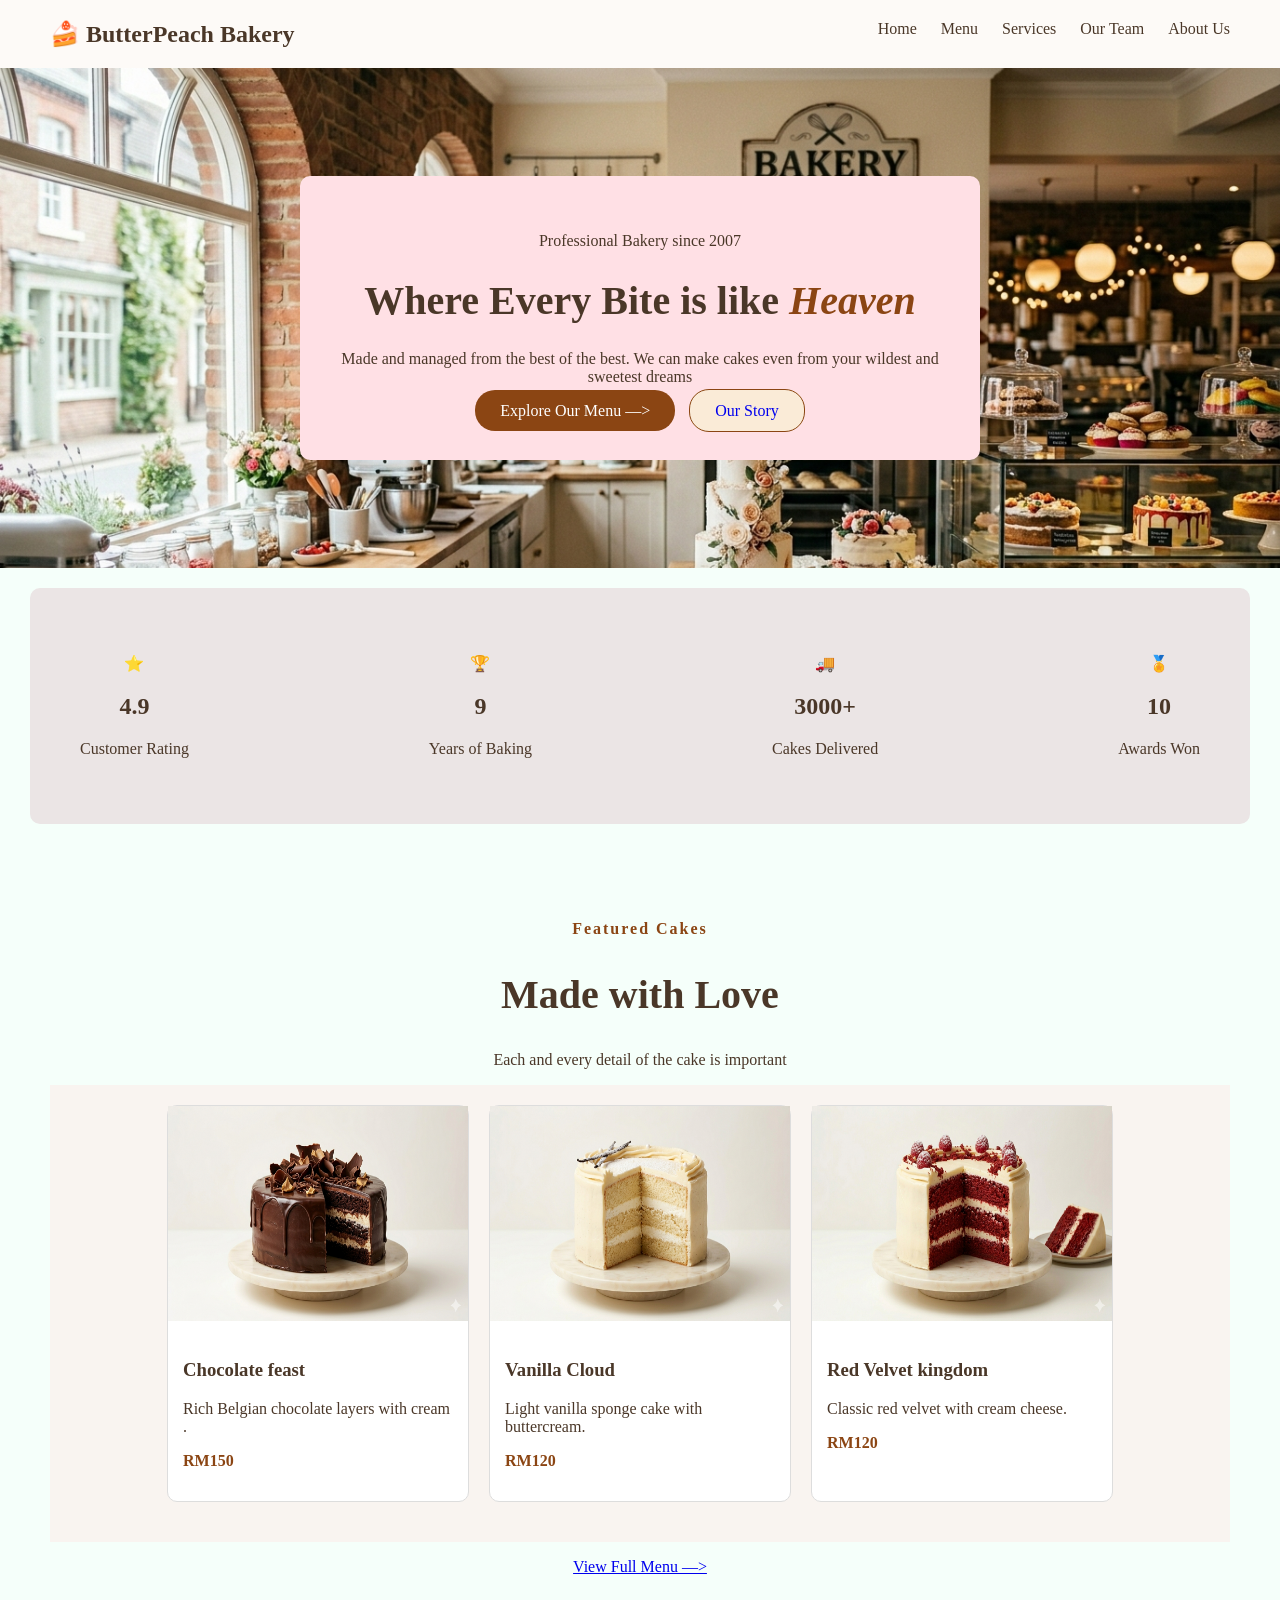
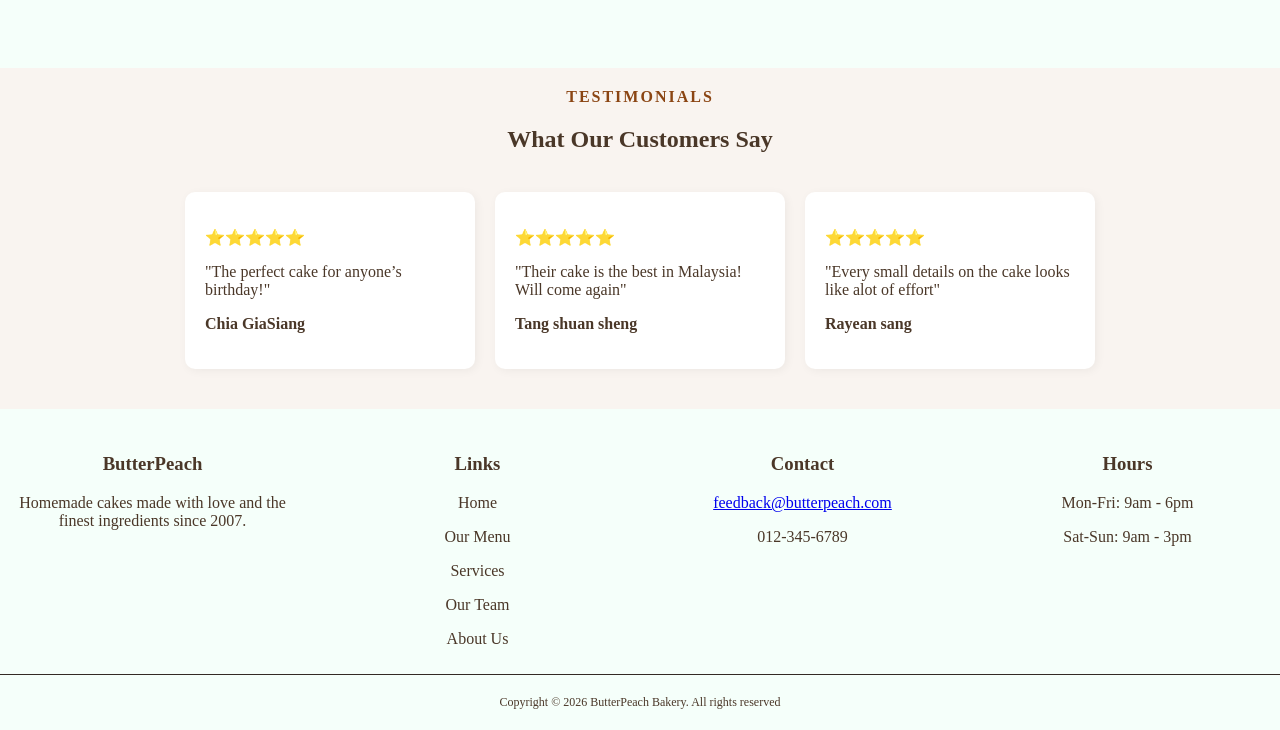
<file: index.html>
<!DOCTYPE html>
<html lang="en">
<head>
    <meta charset="UTF-8">
    <title>ButterPeach Bakery Home</title>
    <link rel="stylesheet" href="style.css">
</head>
<body>
    <div class="wrapper">

    <div class="navArea">
        <div class="logo">🍰 ButterPeach Bakery</div>
        <nav>
            <a href="index.html">Home</a>
            <a href="menu.html">Menu</a>
            <a href="service.html">Services</a>
            <a href="team.html">Our Team</a>
            <a href="about.html">About Us</a>
        </nav>
    </div>

    <div class="box">
        <div class="textbox1">
            <p>Professional Bakery since 2007</p>
            <h1>Where Every Bite is like <strong>Heaven</strong></h1>
            <p>Made and managed from the best of the best. We can make cakes even from your wildest and sweetest dreams</p>
            <div class="button">
                <a href="menu.html" class="brown">Explore Our Menu &mdash;></a>
                <a href="about.html" class="otherB">Our Story</a>
            </div>
        </div>
    </div>

    <div class="feats">
        <div class="featbox">
            <p class="icon">⭐</p>
            <h2>4.9</h2>
            <p>Customer Rating</p>
        </div>
        <div class="featbox">
            <p class="icon">🏆</p>
            <h2>9</h2>
            <p>Years of Baking</p>
        </div>
        <div class="featbox">
            <p class="icon">🚚</p>
            <h2>3000+</h2>
            <p>Cakes Delivered</p>
        </div>
        <div class="featbox">
            <p class="icon">🏅</p>
            <h2>10</h2>
            <p>Awards Won</p>
        </div>
    </div>

    <div class="featured-cakes">
        <p class="featured">Featured Cakes</p>
        <h2>Made with Love</h2>
        <p>Each and every detail of the cake is important</p>
        
        <div class="container">
            <div class="cake">
                <img src="image/choco.png" alt="Chocolate Cake Image">
                <div class="cakeInfo">
                    <h3>Chocolate feast</h3>
                    <p>Rich Belgian chocolate layers with cream .</p>
                    <p class="price">RM150</p>
                </div>
            </div>
            <div class="cake">
                <img src="image/vanilla.png" alt="Vanilla Cake Image">
                <div class="cakeInfo">
                    <h3>Vanilla Cloud</h3>
                    <p>Light vanilla sponge cake with buttercream.</p>
                    <p class="price">RM120</p>
                </div>
            </div>
            <div class="cake">
                <img src="image/velvet.png" alt="Red Velvet Cake Image">
                <div class="cakeInfo">
                    <h3>Red Velvet kingdom</h3>
                    <p>Classic red velvet with cream cheese.</p>
                    <p class="price">RM120</p>
                </div>
            </div>
        </div>
        <p><a href="menu.html">View Full Menu &mdash;> </a></p>
    </div>

    <div class="testimonials">
        <p class="featured">TESTIMONIALS</p>
        <h2>What Our Customers Say</h2>
        <div class="container">
            <div class="review">
                <p>⭐⭐⭐⭐⭐</p>
                <p>"The perfect cake for anyone&rsquo;s birthday!"</p>
                <p><strong>Chia GiaSiang</strong></p>
            </div>
            <div class="review">
                <p>⭐⭐⭐⭐⭐</p>
                <p>"Their cake is the best in Malaysia! Will come again"</p>
                <p><strong>Tang shuan sheng</strong></p>
            </div>
            <div class="review">
                <p>⭐⭐⭐⭐⭐</p>
                <p>"Every small details on the cake looks like alot of effort"</p>
                <p><strong>Rayean sang</strong></p>
            </div>
        </div>
    </div>

    <footer>
        <div class="container2">
            <div class="footerBox">
                <h3>ButterPeach</h3>
                <p>Homemade cakes made with love and the finest ingredients since 2007.</p>
            </div>
            <div class="footerBox">
                <h3>Links</h3>
                <p>Home</p>
                <p>Our Menu</p>
                <p>Services</p>
                <p>Our Team</p>
                <p>About Us</p>
            </div>
            <div class="footerBox">
                <h3>Contact</h3>
                <a href="mailto:(butterpeachbakery@gmail.com)">feedback@butterpeach.com</a>
                <p>012-345-6789</p>
            </div>
            <div class="footerBox">
                <h3>Hours</h3>
                <p>Mon-Fri: 9am - 6pm</p>
                <p>Sat-Sun: 9am - 3pm</p>
            </div>
        </div>
        <div class="copy">
            Copyright &copy; 2026 ButterPeach Bakery. All rights reserved
        </div>
    </footer>
    </div>

</body>
</html>
</file>
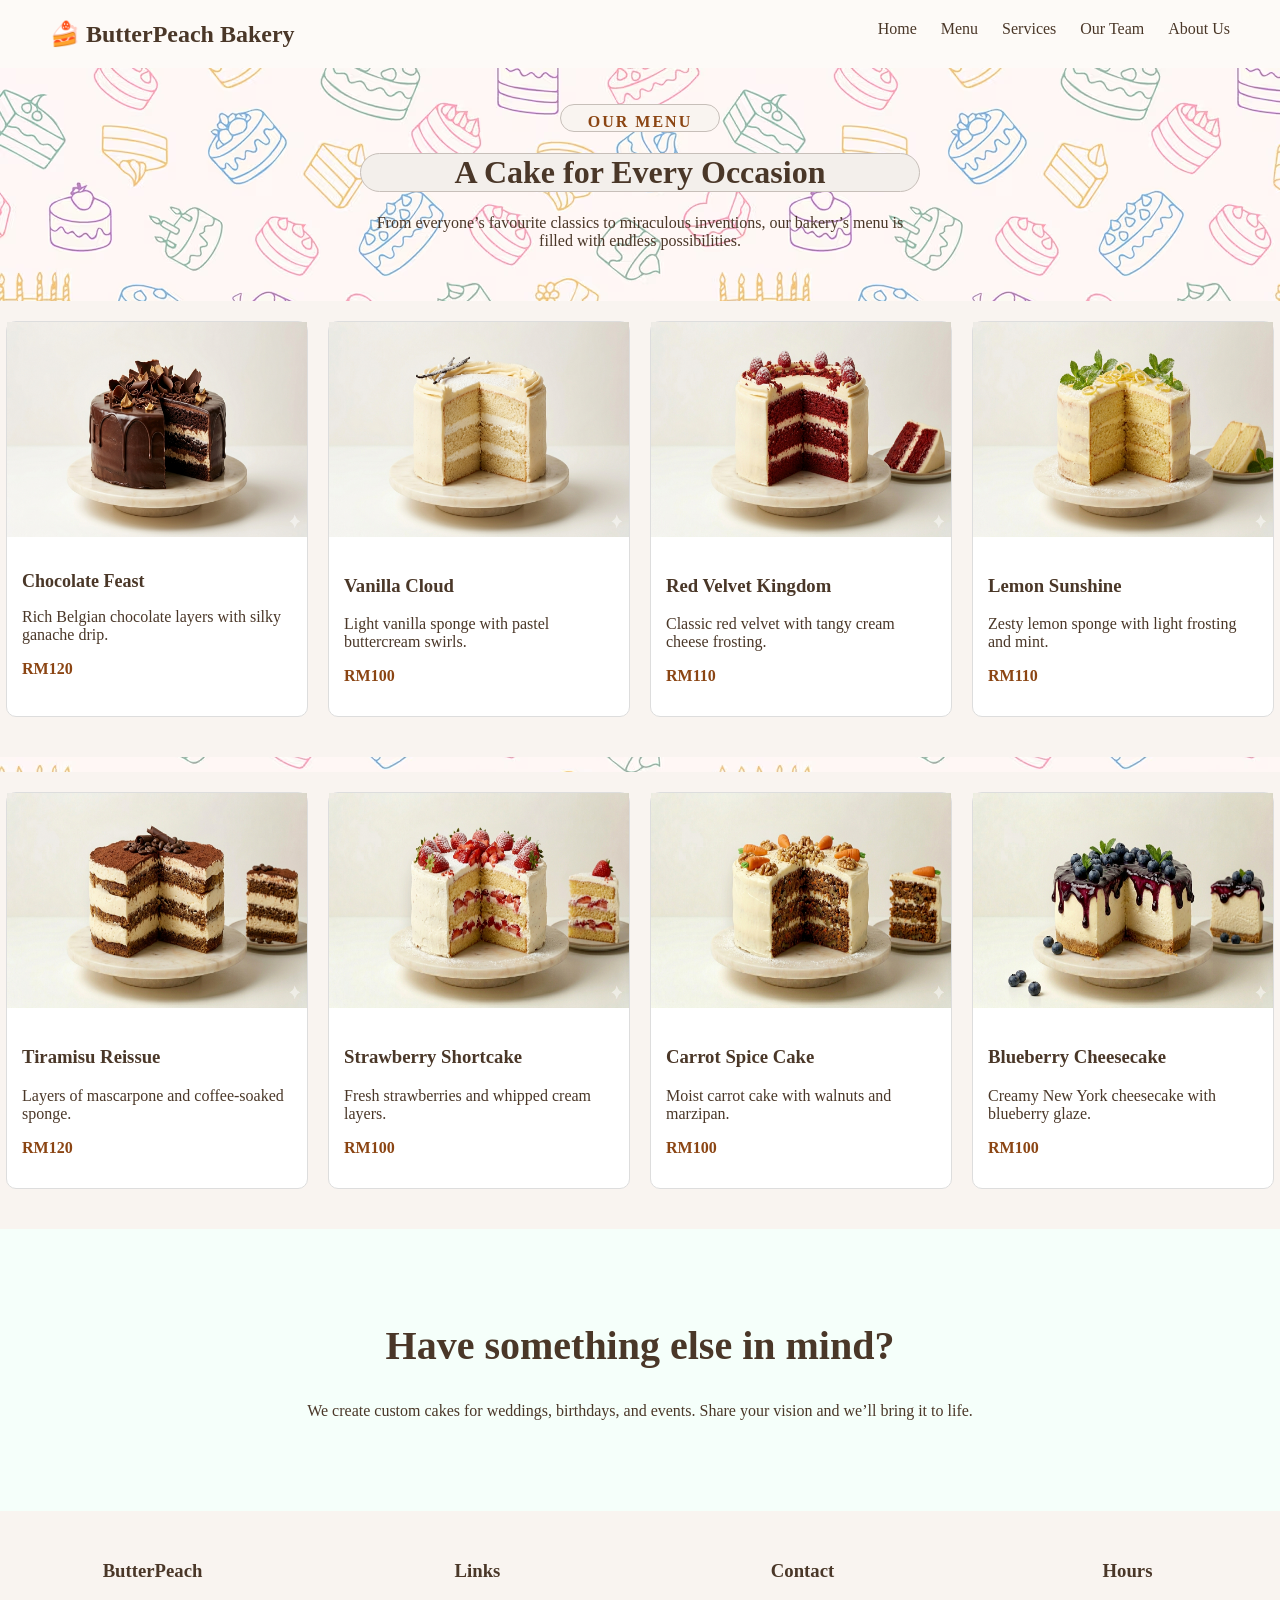
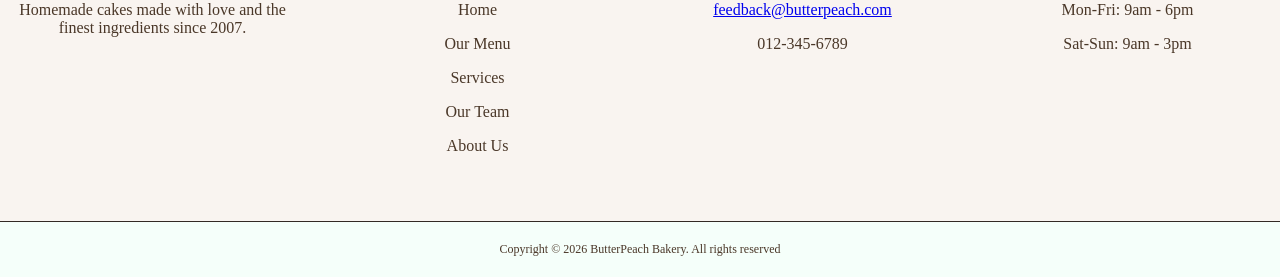
<file: menu.html>
<!DOCTYPE html>
<html lang="en">
<head>
    <meta charset="UTF-8">
    <title>ButterPeach Bakery Menu</title>
    <link rel="stylesheet" href="style.css">
</head>
<body>
    <div class="wrapper">

    <div class="navArea">
        <div class="logo">🍰 ButterPeach Bakery</div>
        <nav>
            <a href="index.html">Home</a>
            <a href="menu.html">Menu</a>
            <a href="service.html">Services</a>
            <a href="team.html">Our Team</a>
            <a href="about.html">About Us</a>
        </nav>
    </div>
    <div class="box2">
    <div class="cake-menu">
        <p class="featured2">OUR MENU</p>
        <h1>A Cake for Every Occasion</h1>
        <p>From everyone&rsquo;s favourite classics to miraculous inventions, our bakery&rsquo;s menu 
            is filled with endless possibilities.
        </p>
    </div>  

        <div class="container">
            <div class="cake">
                <img src="image/choco.png" alt="Chocolate Cake Image">
                <div class="cakeInfo">
                    <h2>Chocolate Feast</h2>
                    <p>Rich Belgian chocolate layers with silky ganache drip.</p>
                    <p class="price">RM120</p>
                </div>
            </div>
            <div class="cake">
                <img src="image/vanilla.png" alt="Vanilla Cake Image">
                <div class="cakeInfo">
                    <h3>Vanilla Cloud</h3>
                    <p>Light vanilla sponge with pastel buttercream swirls.</p>
                    <p class="price">RM100</p>
                </div>
            </div>
            <div class="cake">
                <img src="image/velvet.png" alt="Red Velvet Cake Image">
                <div class="cakeInfo">
                    <h3>Red Velvet Kingdom</h3>
                    <p>Classic red velvet with tangy cream cheese frosting.</p>
                    <p class="price">RM110</p>
                </div>
            </div>
            <div class="cake">
                <img src="image/lemon.png" alt="Lemon Cake Image">
                <div class="cakeInfo">
                    <h3>Lemon Sunshine</h3>
                    <p>Zesty lemon sponge with light frosting and mint.</p>
                    <p class="price">RM110</p>
                </div>
            </div>
        </div>

        <div class="container">
            <div class="cake">
                <img src="image/tiramisu.png" alt="Tiramisu Cake Image">
                <div class="cakeInfo">
                    <h3>Tiramisu Reissue</h3>
                    <p>Layers of mascarpone and coffee-soaked sponge.</p>
                    <p class="price">RM120</p>
                </div>
            </div>
            <div class="cake">
                <img src="image/strawberry.png" alt="Strawberry Shortcake Image">
                <div class="cakeInfo">
                    <h3>Strawberry Shortcake</h3>
                    <p>Fresh strawberries and whipped cream layers.</p>
                    <p class="price">RM100</p>
                </div>
            </div>
            <div class="cake">
                <img src="image/carrot.png" alt="Carrot Cake Image">
                <div class="cakeInfo">
                    <h3>Carrot Spice Cake</h3>
                    <p>Moist carrot cake with walnuts and marzipan.</p>
                    <p class="price">RM100</p>
                </div>
            </div>
            <div class="cake">
                <img src="image/blueberry.png" alt="Blueberry Cheesecake Image">
                <div class="cakeInfo">
                    <h3>Blueberry Cheesecake</h3>
                    <p>Creamy New York cheesecake with blueberry glaze.</p>
                    <p class="price">RM100</p>
                </div>
            </div>
        </div>
    </div>

    <div class="custom">
        <h2>Have something else in mind?</h2>
        <p>We create custom cakes for weddings, birthdays, and events. Share your vision and we&rsquo;ll bring it to life.</p>
    </div>

    <footer>
        <div class="container">
            <div class="footerBox">
                <h3>ButterPeach</h3>
                <p>Homemade cakes made with love and the finest ingredients since 2007.</p>
            </div>
            <div class="footerBox">
                <h3>Links</h3>
                <p>Home</p>
                <p>Our Menu</p>
                <p>Services</p>
                <p>Our Team</p>
                <p>About Us</p>
            </div>
            <div class="footerBox">
                <h3>Contact</h3>
                <a href="mailto:(butterpeachbakery@gmail.com)">feedback@butterpeach.com</a>
                <p>012-345-6789</p>
            </div>
            <div class="footerBox">
                <h3>Hours</h3>
                <p>Mon-Fri: 9am - 6pm</p>
                <p>Sat-Sun: 9am - 3pm</p>
            </div>
        </div>
        <div class="copy">
            Copyright &copy; 2026 ButterPeach Bakery. All rights reserved
        </div>
    </footer>
    </div>

</body>
</html>
</file>
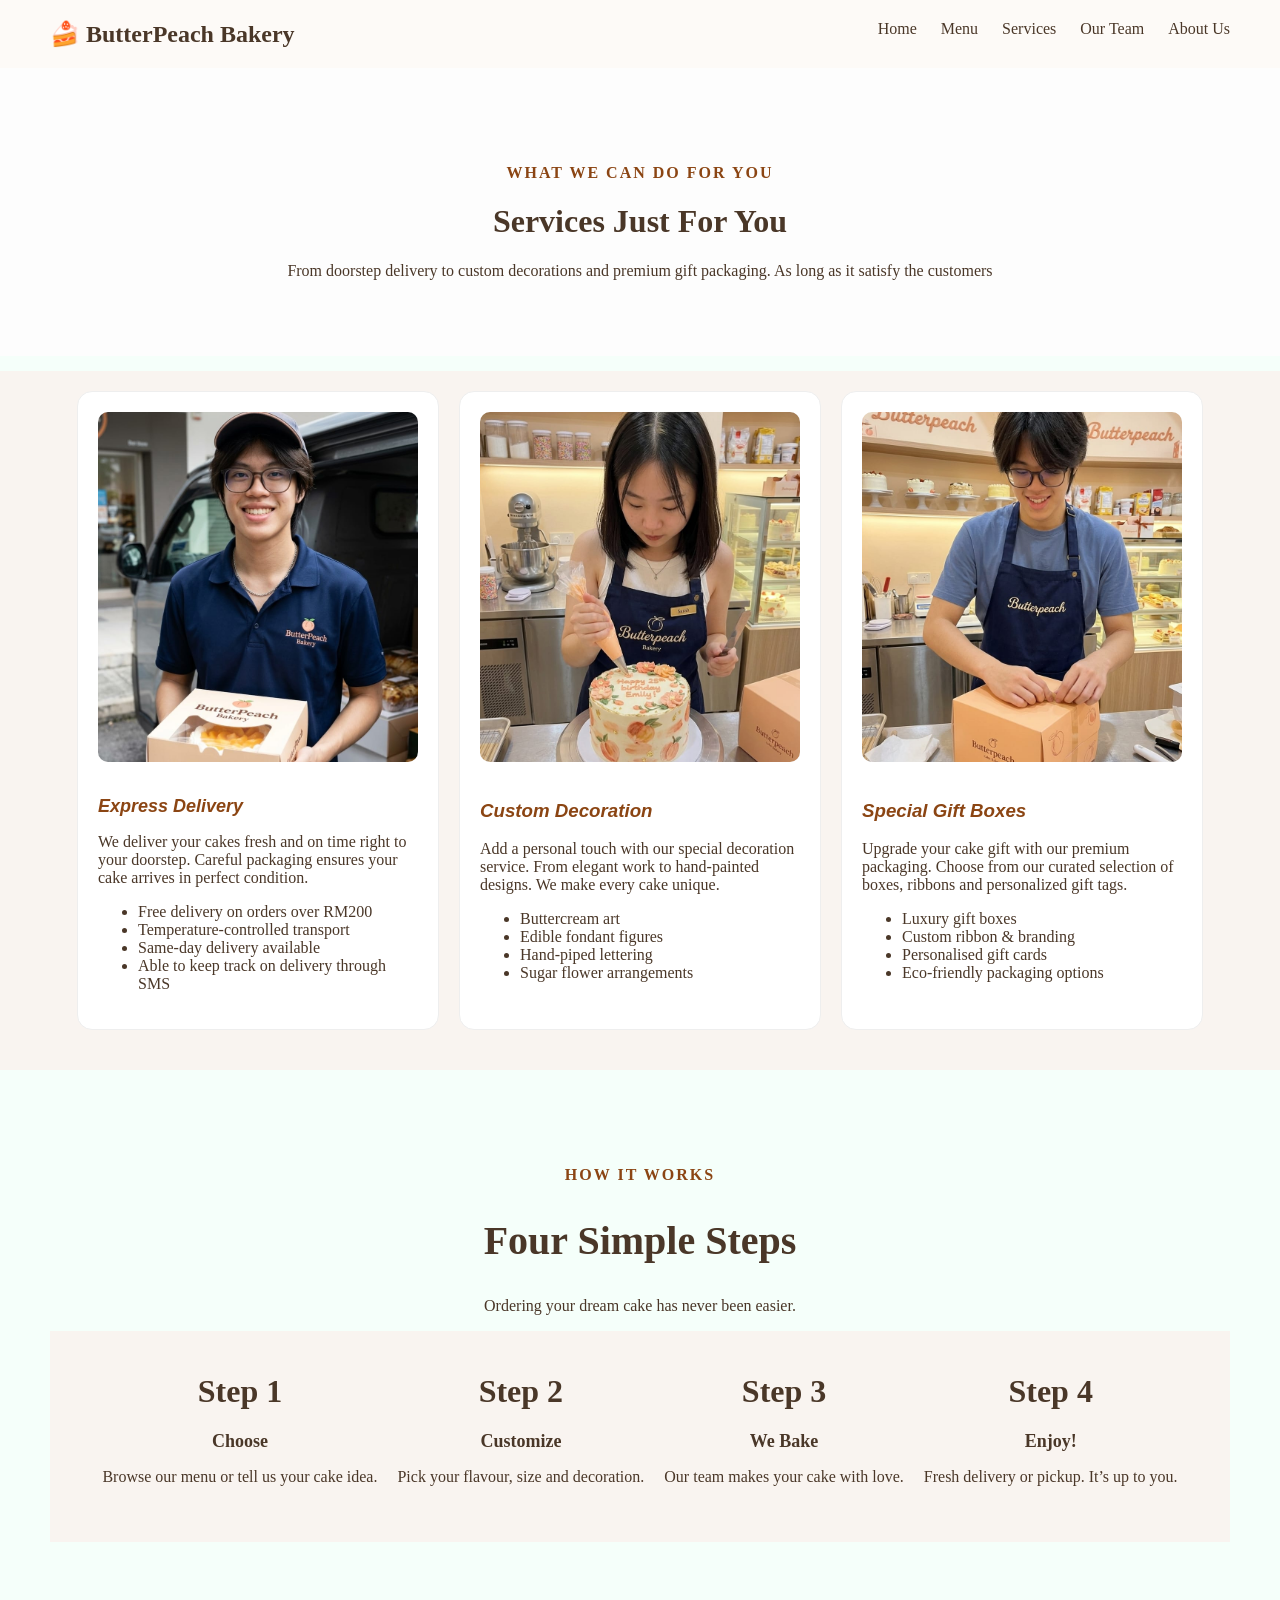
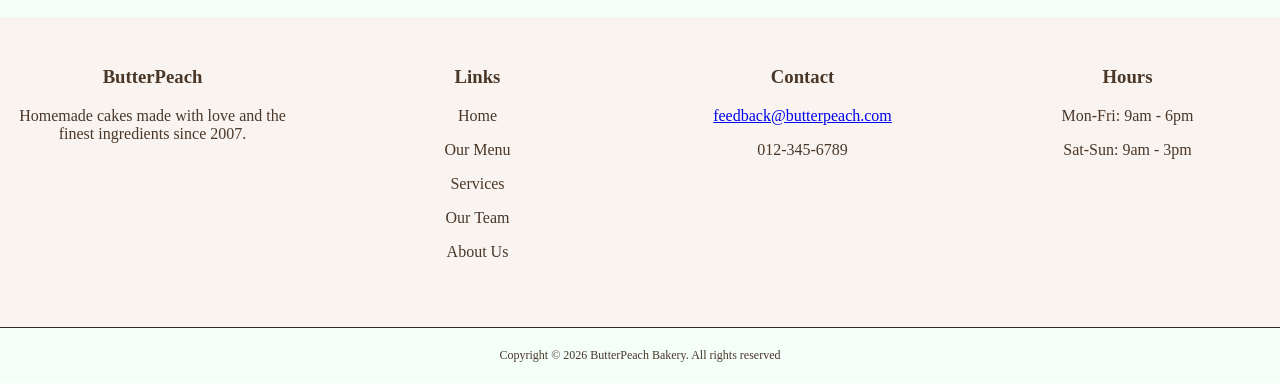
<file: service.html>
<!DOCTYPE html>
<html lang="en">
<head>
    <meta charset="UTF-8">
    <title>ButterPeach Bakery Services</title>
    <link rel="stylesheet" href="style.css">
</head>
<body>
    <div class="wrapper">

        <div class="navArea">
            <div class="logo">🍰 ButterPeach Bakery</div>
                <nav>
                    <a href="index.html">Home</a>
                    <a href="menu.html">Menu</a>
                    <a href="service.html">Services</a>
                    <a href="team.html">Our Team</a>
                    <a href="about.html">About Us</a>
                </nav>
            </div>
            <div class="box3">
            <div class="services">
                <p class="featured">WHAT WE CAN DO FOR YOU</p>
                <h1>Services Just For You</h1>
                <p>From doorstep delivery to custom decorations and premium gift packaging. As long as it satisfy the customers</p>
            </div>
    </div>
    <div class="container">
        <div class="serviceBox">               
            <img src="image/delivery.jpeg" alt="delivery service">
            <h2>Express Delivery</h2>
            <p>We deliver your cakes fresh and on time right to your doorstep. Careful packaging ensures your cake arrives in perfect condition.</p>
            <ul>
                <li>Free delivery on orders over RM200</li>
                <li>Temperature-controlled transport</li>
                <li>Same-day delivery available</li>
                <li>Able to keep track on delivery through SMS</li>
            </ul>
        </div>
        <div class="serviceBox">  
            <img src="image/cakedecor.jpeg" alt="Decorating Cake Image">
            <h3>Custom Decoration</h3>
            <p>Add a personal touch with our special decoration service. From elegant work to hand-painted designs. We make every cake unique.</p>
            <ul>
                <li>Buttercream art</li>
                <li>Edible fondant figures</li>
                <li>Hand-piped lettering</li>
                <li>Sugar flower arrangements</li>
            </ul>
        </div>
        <div class="serviceBox">          
            <img src="image/cakebox.jpeg" alt="Special wrapping Image">
            <h3>Special Gift Boxes</h3>
            <p>Upgrade your cake gift with our premium packaging. Choose from our curated selection of boxes, ribbons and personalized gift tags.</p>
            <ul>
                <li>Luxury gift boxes</li>
                <li>Custom ribbon & branding</li>
                <li>Personalised gift cards</li>
                <li>Eco-friendly packaging options</li>
            </ul>
        </div>
    </div>

    
    <div class="custom-step">
        <p class="featured">HOW IT WORKS</p>
        <h2>Four Simple Steps</h2>
        <p>Ordering your dream cake has never been easier.</p>
        
        <div class="container5">
            <div class="stepBox">
                <h1 class="stepNum">Step 1</h1>
                <h2>Choose</h2>
                <p>Browse our menu or tell us your cake idea.</p>
            </div>
            <div class="stepBox">
                <h1 class="stepNum">Step 2</h1>
                <h2>Customize</h2>
                <p>Pick your flavour, size and decoration.</p>
            </div>
            <div class="stepBox">
                <h1 class="stepNum">Step 3</h1>
                <h2>We Bake</h2>
                <p>Our team makes your cake with love.</p>
            </div>
            <div class="stepBox">
                <h1 class="stepNum">Step 4</h1>
                <h2>Enjoy!</h2>
                <p>Fresh delivery or pickup. It&rsquo;s up to you.</p>
            </div>
        </div>
    </div>

    <footer>
        <div class="container">
            <div class="footerBox">
                <h3>ButterPeach</h3>
                <p>Homemade cakes made with love and the finest ingredients since 2007.</p>
            </div>
            <div class="footerBox">
                <h3>Links</h3>
                <p>Home</p>
                <p>Our Menu</p>
                <p>Services</p>
                <p>Our Team</p>
                <p>About Us</p>
            </div>
            <div class="footerBox">
                <h3>Contact</h3>
                <a href="mailto:(butterpeachbakery@gmail.com)">feedback@butterpeach.com</a>
                <p>012-345-6789</p>
            </div>
            <div class="footerBox">
                <h3>Hours</h3>
                <p>Mon-Fri: 9am - 6pm</p>
                <p>Sat-Sun: 9am - 3pm</p>
            </div>
        </div>
        <div class="copy">
            Copyright &copy; 2026 ButterPeach Bakery. All rights reserved
        </div>
    </footer>
    </div>
</body>
</html>
</file>
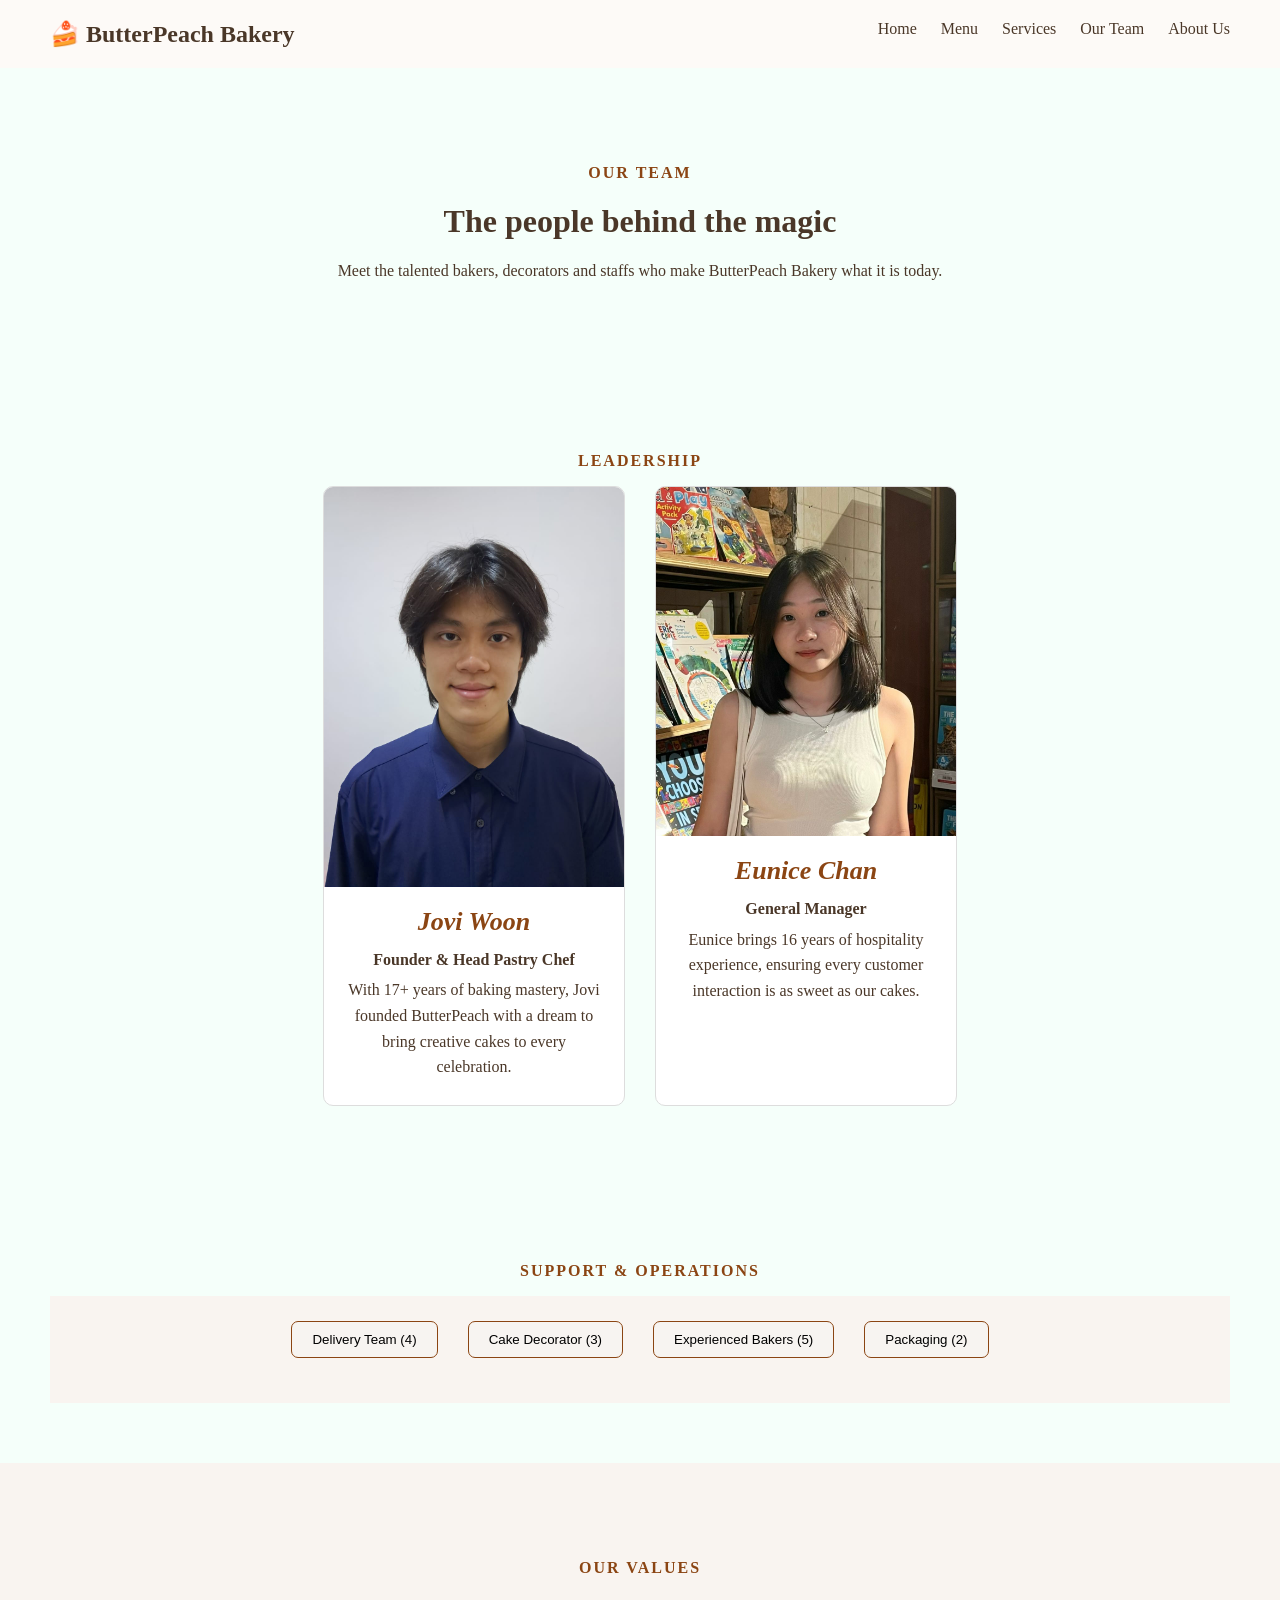
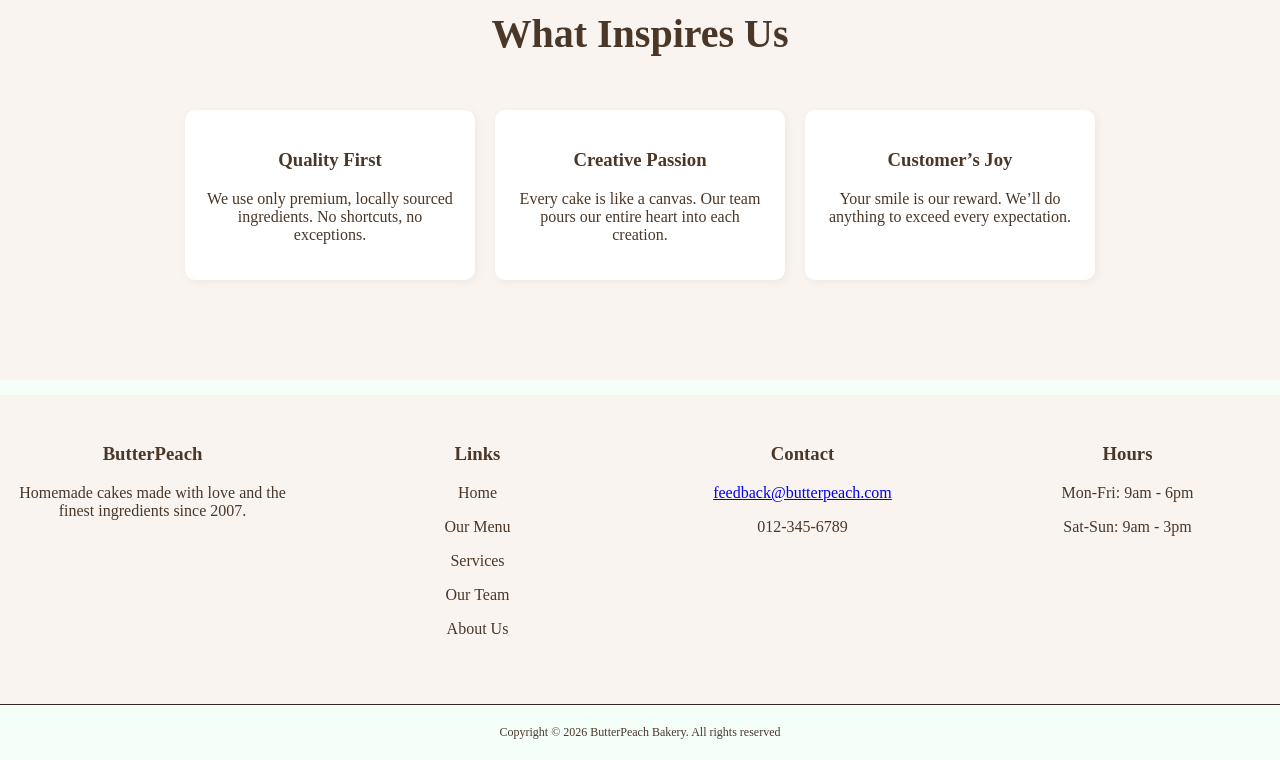
<file: team.html>
<!DOCTYPE html>
<html lang="en">
<head>
    <meta charset="UTF-8">
    <title>ButterPeach Bakery Organisation chart</title>
    <link rel="stylesheet" href="style.css">
</head>
<body>
    <div class="wrapper">

    <div class="navArea">
        <div class="logo">🍰 ButterPeach Bakery</div>
        <nav>
            <a href="index.html">Home</a>
            <a href="menu.html">Menu</a>
            <a href="service.html">Services</a>
            <a href="team.html">Our Team</a>
            <a href="about.html">About Us</a>
        </nav>
    </div>

    <div class="our-team">
        <p class="featured">OUR TEAM</p>
        <h1>The people behind the magic</h1>
        <p>Meet the talented bakers, decorators and staffs who make ButterPeach Bakery what it is today.</p>
    </div>

    <div class="organisation">
        <p class="featured">LEADERSHIP</p>
        <div class="container3">
            <div class="us"> <img src="image/jovi.jpeg" alt="Chef Jovi Image">
                <div class="usInfo">
                    <h2>Jovi Woon</h2>
                    <p><strong>Founder & Head Pastry Chef</strong></p>
                    <p>With 17+ years of baking mastery, Jovi founded ButterPeach with a dream to bring creative cakes to every celebration.</p>
                </div>
            </div>
            <div class="us">
                <img src="image/eunice.jpeg" alt="Manager Eunice Image">
                <div class="usInfo">
                    <h2>Eunice Chan</h2>
                    <p><strong>General Manager</strong></p>
                    <p>Eunice brings 16 years of hospitality experience, ensuring every customer interaction is as sweet as our cakes.</p>
                </div>
            </div>
        </div>
    </div>


    <div class="staffs">
        <p class="featured">SUPPORT & OPERATIONS</p>
        <div class="container">
            <button class="otherB2">Delivery Team (4)</button>
            <button class="otherB2">Cake Decorator (3)</button>
            <button class="otherB2">Experienced Bakers (5)</button>
            <button class="otherB2">Packaging (2)</button>
        </div>
    </div>

    <div class="bg"> 
        <div class="wrapper4">
            <p class="featured">OUR VALUES</p>
            <h2>What Inspires Us</h2>
            <div class="container">
                <div class="review"> <h3>Quality First</h3>
                    <p>We use only premium, locally sourced ingredients. No shortcuts, no exceptions.</p>
                </div>
                <div class="review">
                    <h3>Creative Passion</h3>
                    <p>Every cake is like a canvas. Our team pours our entire heart into each creation.</p>
                </div>
                <div class="review">
                    <h3>Customer&rsquo;s Joy</h3>
                    <p>Your smile is our reward. We&rsquo;ll do anything to exceed every expectation.</p>
                </div>
            </div>
        </div>
    </div>

    <footer>
        <div class="container">
            <div class="footerBox">
                <h3>ButterPeach</h3>
                <p>Homemade cakes made with love and the finest ingredients since 2007.</p>
            </div>
            <div class="footerBox">
                <h3>Links</h3>
                <p>Home</p>
                <p>Our Menu</p>
                <p>Services</p>
                <p>Our Team</p>
                <p>About Us</p>
            </div>
            <div class="footerBox">
                <h3>Contact</h3>
                <a href="mailto:(butterpeachbakery@gmail.com)">feedback@butterpeach.com</a>
                <p>012-345-6789</p>
            </div>
            <div class="footerBox">
                <h3>Hours</h3>
                <p>Mon-Fri: 9am - 6pm</p>
                <p>Sat-Sun: 9am - 3pm</p>
            </div>
        </div>
        <div class="copy">
            Copyright &copy; 2026 ButterPeach Bakery. All rights reserved
        </div>
    </footer>

    </div>
</body>
</html>
</file>
<file: style.css>
body {
    margin: 0;
    font-family: serif;
    color: #4a3728;
    background-color: #fdfaf7;
}

.navArea {
    display: flex;
    justify-content: space-between;
    padding: 20px 50px;
    background-color: #fdfaf7;
}

.logo {
    font-size: 24px;
    font-weight: bold;
}

nav a {
    text-decoration: none;
    color: #4a3728;
    margin-left: 20px;
}

nav a:hover {
    color: #ac8b6e;
}

.active-link {
    background-color: #f3ede6;
    padding: 5px 15px;
    border-radius: 15px;
}


.box {
    background-image: url("image/bg.png");
    height: 500px;
    background-size: cover;
    display: flex;
    justify-content: center;
    align-items: center;
    margin-bottom: 20px;
}

.box2 {
    background-image: url("image/cBG.avif");
}

.box3 {
    background-color: #fdfdfd;
}

.textbox1 {
    background-color: rgb(255, 224, 229); 
    padding: 40px;
    text-align: center;
    max-width: 600px;
    border-radius: 10px;
}

.textbox1 h1 {
    font-size: 40px;
}

.textbox1 strong {
    color: #8b4513;
    font-style: italic;
}


.brown {
    background-color: #8b4513;
    color: white;
    border: none;
    padding: 12px 25px;
    border-radius: 20px;
    margin: 5px;
    text-decoration: none;
}

.brown:hover {
    background-color: #b96b34;
}

.otherB {
    background-color: antiquewhite;
    border: 1px solid #8b4513;
    padding: 12px 25px;
    border-radius: 20px;
    margin: 5px;
    text-decoration: none;
}

.otherB:hover {
    background-color: #ccaf91;
}

.otherB2 {
    background-color: rgb(247, 244, 241);
    border: 1px solid #8b4513;
    margin: 5px;
    padding: 10px 20px;
    border-radius: 7px;
}

.feats {
    display: flex;
    justify-content: space-between;
    padding: 50px;
    background-color: rgb(235, 229, 229);
    text-align: center;
    margin: 0 30px;
    border-radius: 10px;
}

.featured-cakes {
    padding: 60px 50px;
    text-align: center;
}

.featured-cakes h2 {
    font-size: 40px;
}

.wrapper {
   max-width: 1400px;
   min-width: 800px;
   align-items: center;
   margin-left: auto;
   margin-right: auto;
}

.custom {
     padding: 60px 50px;
    text-align: center;
}


.custom h2 {
    font-size: 40px;
}

.services {
    padding: 60px 50px;
    text-align: center;
}

.custom-step {
    padding: 60px 50px;
    text-align: center;
}

.custom-step h2 {
    font-size: 40px;
}

.our-team {
    padding: 60px 50px;
    text-align: center;
}

.organisation {
    padding: 60px 50px;
    text-align: center;
}

.staffs {
    padding: 60px 50px;
    text-align: center;
}

.our-story {
    padding: 60px 50px;
    text-align: center;
}

.our-story h2 {
    font-size: 40px;
}

.wrapper4 {
    padding: 60px 50px;
    text-align: center;
}

.wrapper4 h2 {
    font-size: 40px;
}

.cake-menu {
    padding: 20px 10px;
    text-align: center;
    margin-left: 350px;
    margin-right: 350px;
}

.cake-menu h1 {
    background-color: #f3efeb;
    border: 1px solid #c7bfb9;
    border-radius: 30px;
}

.wrapper2 {
    padding: 20px 10px;
    text-align: center;
    margin-left: 350px;
    margin-right: 350px;
    
}

.wrapper2 h1 {
    background-color: #f3efeb;
    border: 1px solid #c7bfb9;
    border-radius: 30px;
}

.our-journey {
    padding: 60px 50px;
    text-align: center;
    background-color: rgb(248, 242, 242);
    margin: 0 40px;
}

.wrapper3 {
    padding: 60px 50px;
    text-align: center;
    background-color: rgb(248, 242, 242);
    margin: 0 40px;
}

.testimonials {
    background-color: #f9f4f0;
}

.testimonials h2 {
    text-align: center;
}

.bg {
    background-color: #f9f4f0;

}

.bg h2 {
    text-align: center;
}

body{
    background-color: mintcream;
}

.container {
    display: flex;
    justify-content: center;
    gap: 20px;
    background-color: #f9f4f0;
    margin-top: 15px;
    padding-bottom: 40px;
    padding-top: 20px;
}

.container2 {
    display: flex;
    justify-content: center;
    gap: 20px;
    background-color: mintcream;
    margin-top: 15px;
}

.container3 {
    display: flex;
    justify-content: center;
    gap: 30px;
    flex-wrap: wrap;
}

.container5 {
    display: flex;
    justify-content: center;
    gap: 20px;
    background-color: #f9f4f0;
    margin-top: 15px;
    padding-bottom: 40px;
    padding-top: 20px;
}

.container5 h2 {
    font-size: large;
}

.cake {
    background-color: white;
    width: 300px;
    border: 1px solid #ddd;
    border-radius: 10px;
    text-align: left;
}

.cake img {
    width: 100%;
    height: 215px;
}

.cakeInfo {
    padding: 15px;
}

.cakeInfo h2 {
    font-size: 18px;
}

.us {
    background-color: white;
    width: 300px;
    border: 1px solid #ddd;
    border-radius: 10px;
    overflow: hidden;
    display: block;
    height: auto;
}

.us img {
    width: 100%;
    height: auto;
    display: block;
}

.usInfo {
    padding: 20px;
    text-align: left;
}

.usInfo h2 {
   margin: 0 0 10px 0;
   font-size: 26px;
   color: #8b4513;
   font-style: italic;
   text-align: center;
}

.usInfo p {
    margin: 5px 0;
    line-height: 1.6;
    text-align: center;
}

.price {
    color: #8b4513;
    font-weight: bold;
}

.featured {
    color: #8b4513;
    font-weight: bold;
    letter-spacing: 2px;
    text-align: center;
    padding-top: 20px;
}

.featured2 {
    color: #8b4513;
    font-weight: bold;
    letter-spacing: 2px;
    text-align: center;
    padding-top: 8px;
    background-color: #f9f4f0;
    border: 1px solid #c7bfb9;
    border-radius: 30px;
    margin-left: 200px;
    margin-right: 200px;
}

.serviceBox {
    background-color: white;
    width: 320px;
    padding: 20px;
    border-radius: 15px;
    border: 1px solid #eeeeee;
    text-align: left;

}

.serviceBox h3 {
    font-style: italic;
    font-family: 'Franklin Gothic Medium', 'Arial Narrow', Arial, sans-serif;
    color: #8b4513;
}

.serviceBox h2 {
    font-style: italic;
    font-family: 'Franklin Gothic Medium', 'Arial Narrow', Arial, sans-serif;
    color: #8b4513;
    font-size: 18px;
}

.review {
    background-color: white;
    padding: 20px;
    width: 250px;
    border-radius: 10px;
    box-shadow: 2px 2px 10px rgba(0,0,0,0.05);
}

.button2 {
    width: 400px;
    margin: 30px auto;
    display: flex;
    justify-content: center;
    gap: 20px;
}

.storyText {
    width: 500px;
    text-align: left;
    margin-right: 40px;
}

.storyTitle {
    color: #a67c52;
    font-style: italic;
}

.storyImage {
    width: 450px;
    text-align: center;
    margin-right: 200px;
}

.storyImage img {
    width: 100%;
    border-radius: 15px;
    box-shadow: 0 10px 20px black;
    
}

.music {
    float: right;
}


.wrapperBg {
    background-color: #FDFAF7;
    padding: 60px 20px;
}

.quote {
    font-style: italic;
    max-width: 800px;
    margin: 20px auto;
    font-size: 24px;
    color: #4a3728;
}

.time {
    border-left: 2px solid #e6ccb2;
    margin: 40px auto;
    width: 600px;
    padding-left: 30px;
    text-align: left;
}

.timeWrapper h2 {
    color: #a67c52;
    font-size: 28px;
    margin-bottom: 5px;
}

.timeWrapper h3 {
    margin-bottom: 10px;
}

.wrapperVisit {
    text-align: center;
    padding: 80px 0;
}

.footer {
    background-color: #1a1410;
    color: rgb(231, 216, 216);
    padding: 50px 50px 20px 50px;
}

.footerBox {
    flex: 1; 
    padding: 10px;
    text-align: center;
}

.copy {
    border-top: 1px solid #332a24;
    padding-top: 20px;
    text-align: center;
    font-size: 12px;
    padding-bottom: 20px;
}

.serviceBox img {
    width: 100%;
    height: 350px;
    object-fit: cover;
    border-radius: 10px;
    margin-bottom: 15px;
}
</file>
